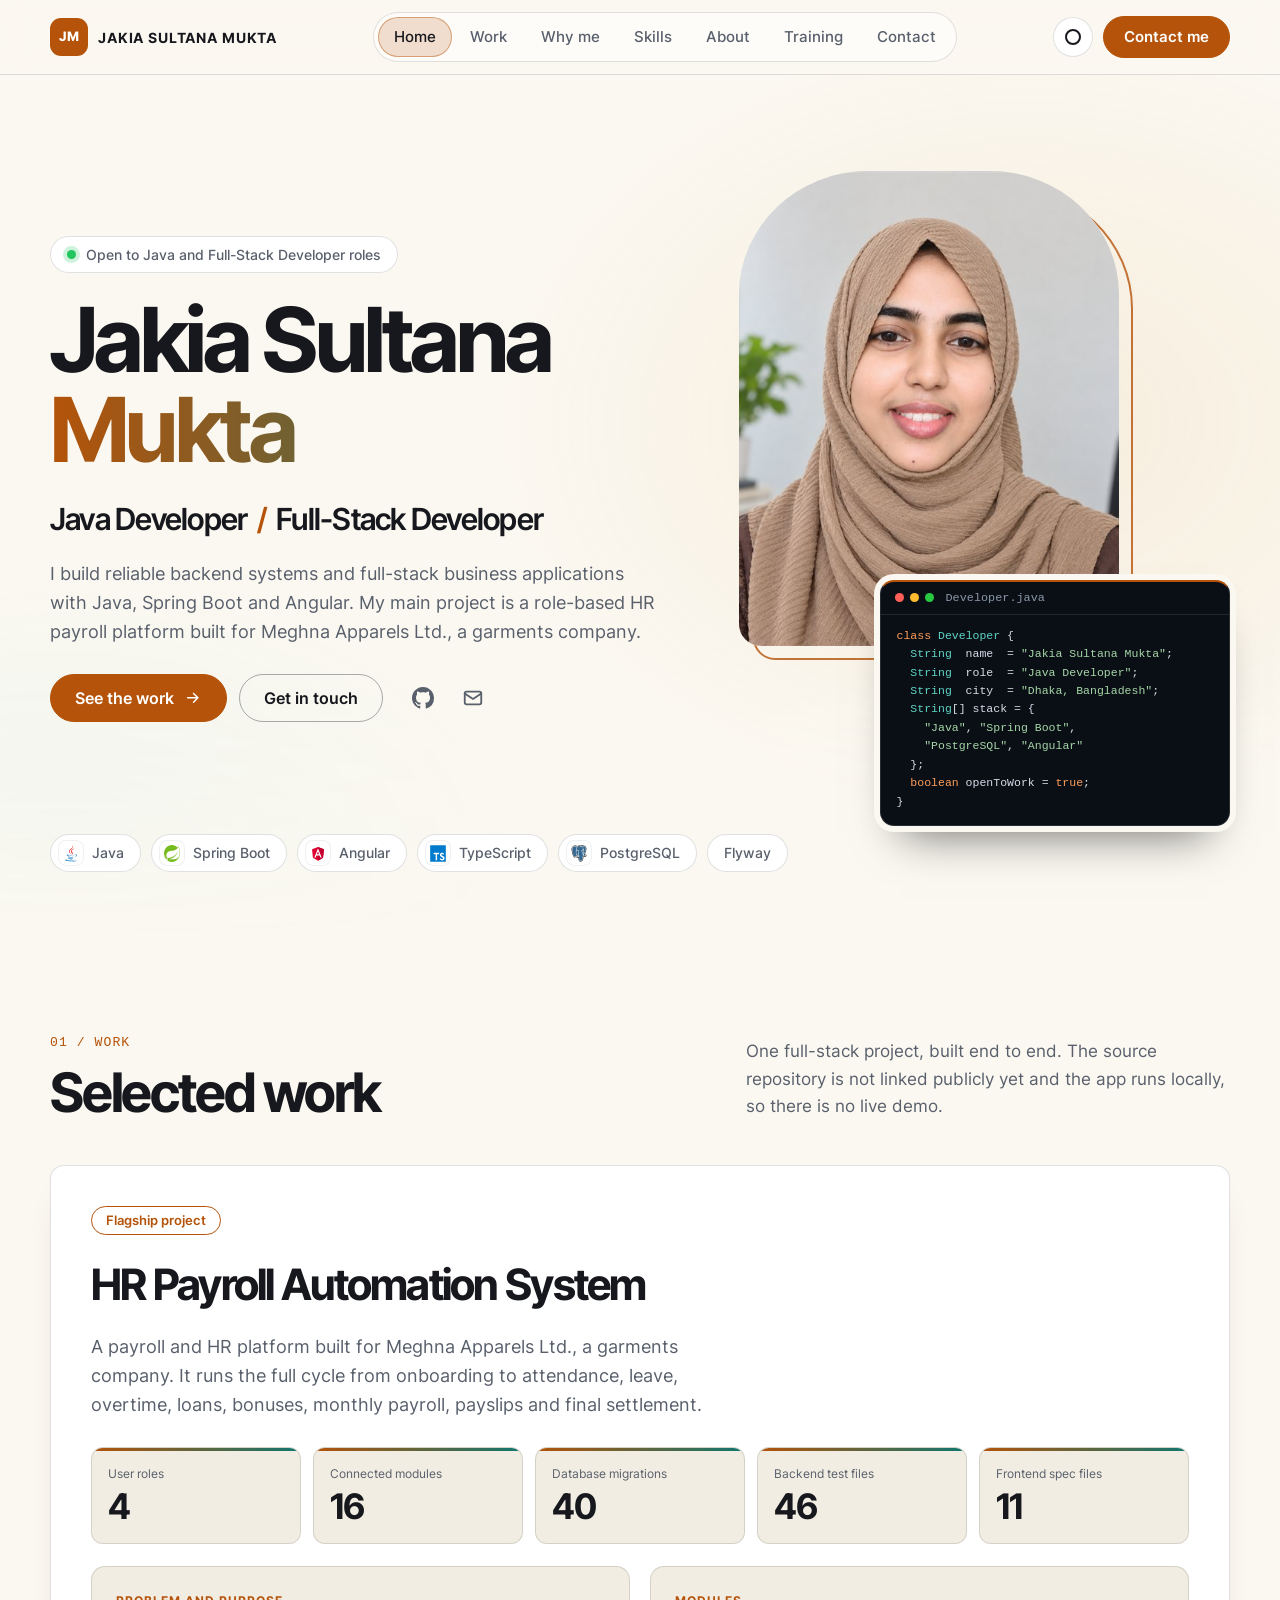
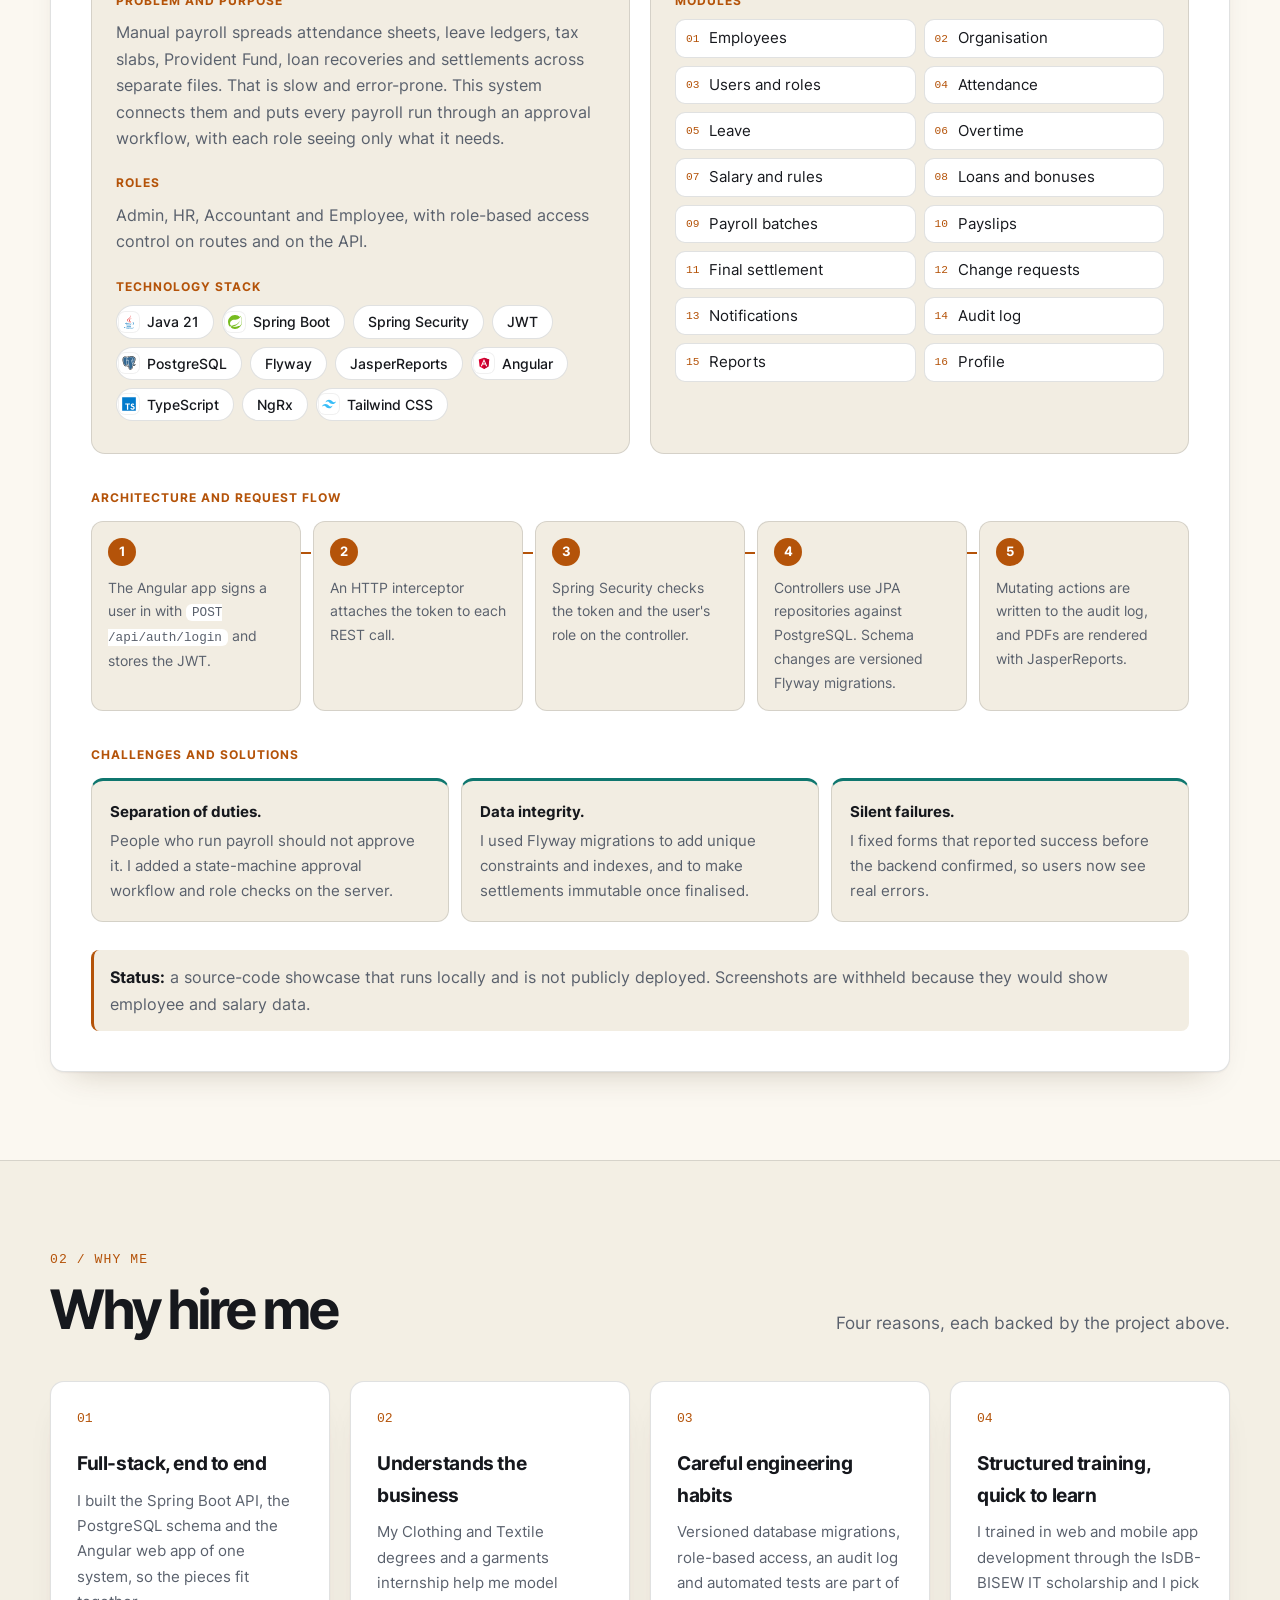
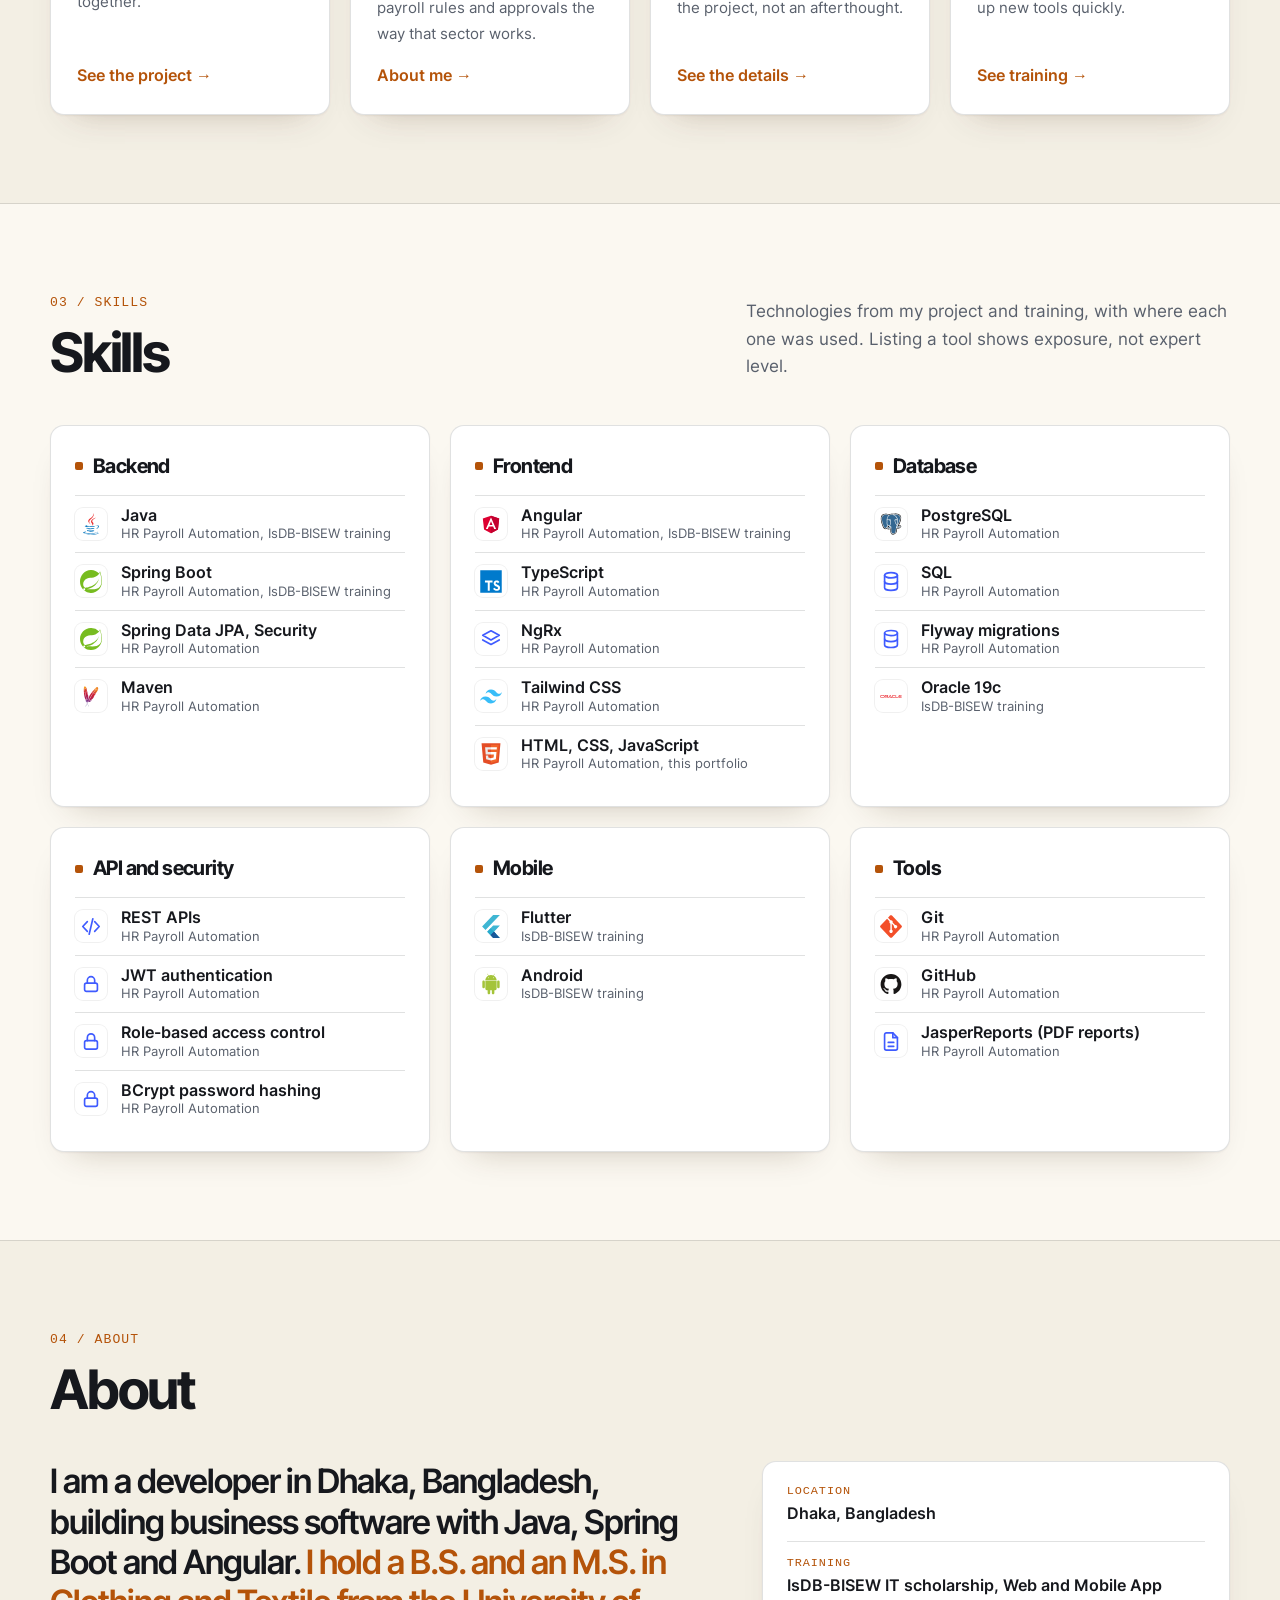
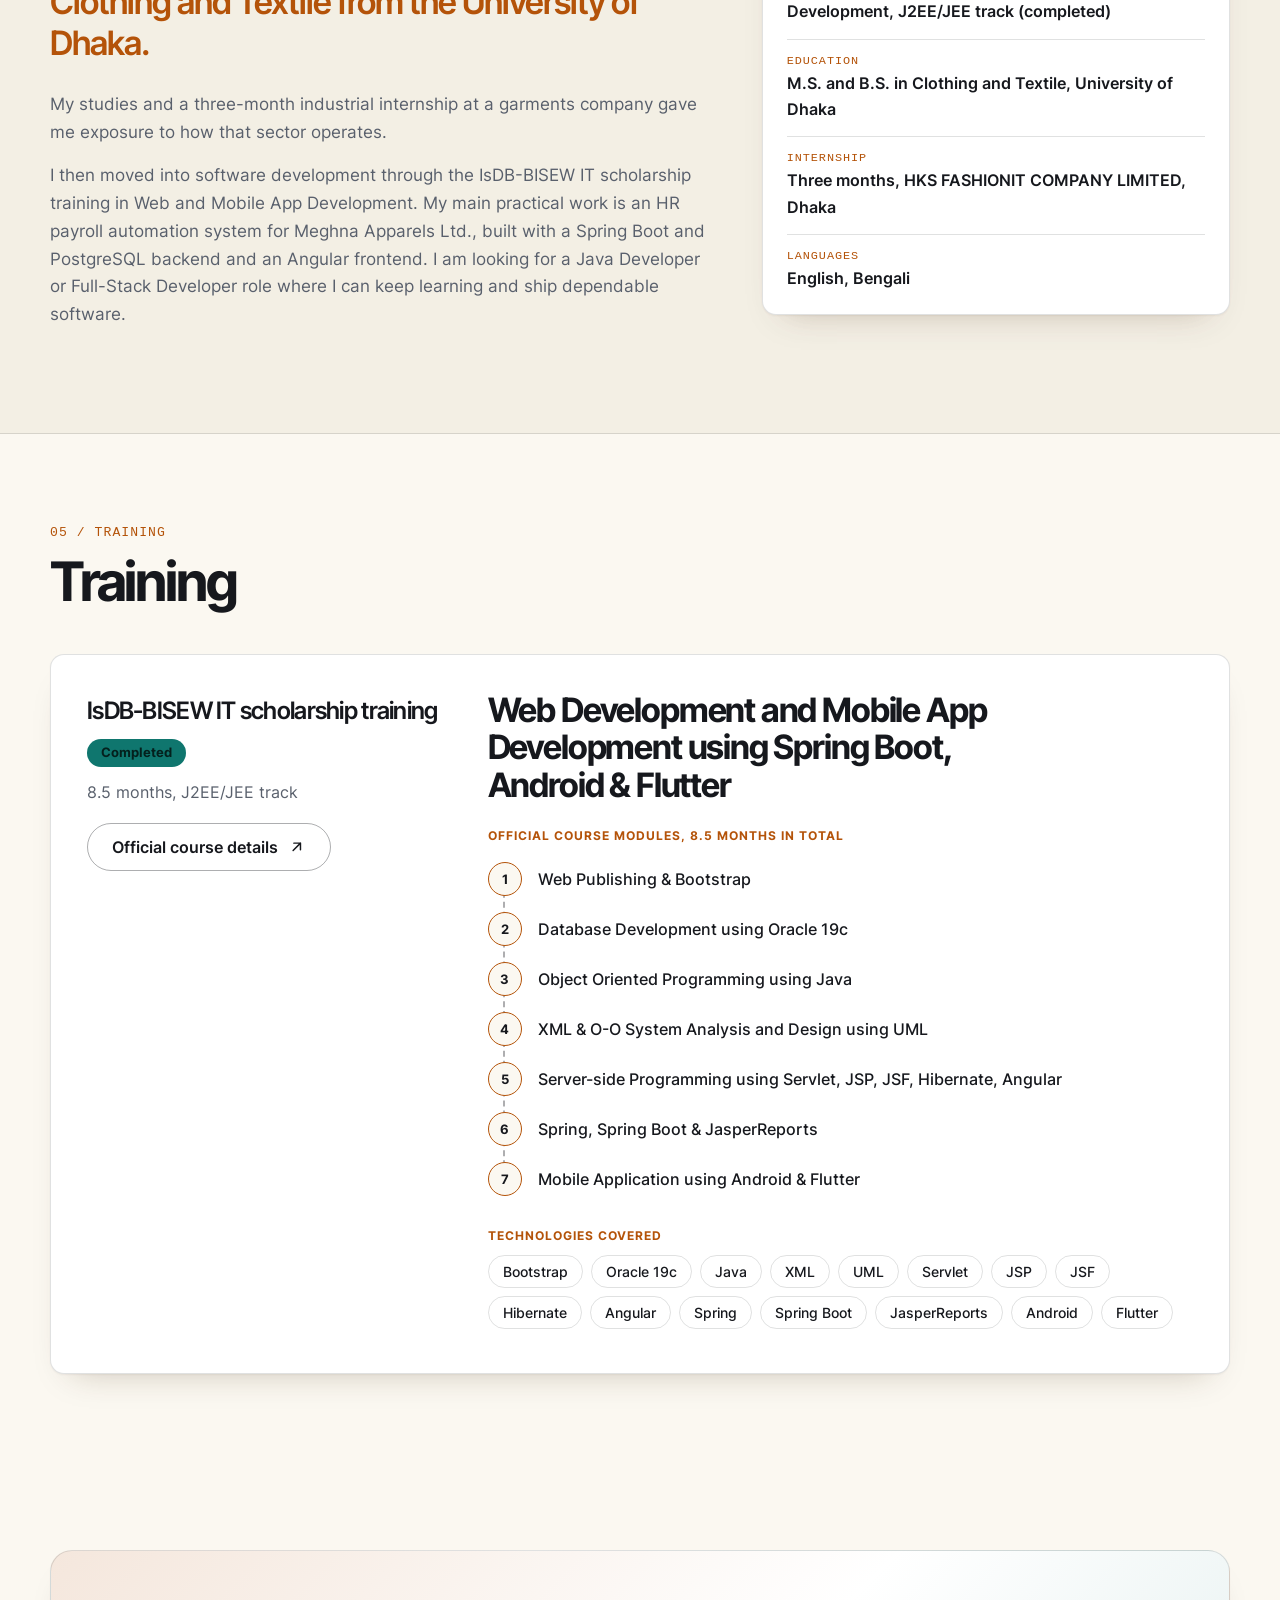
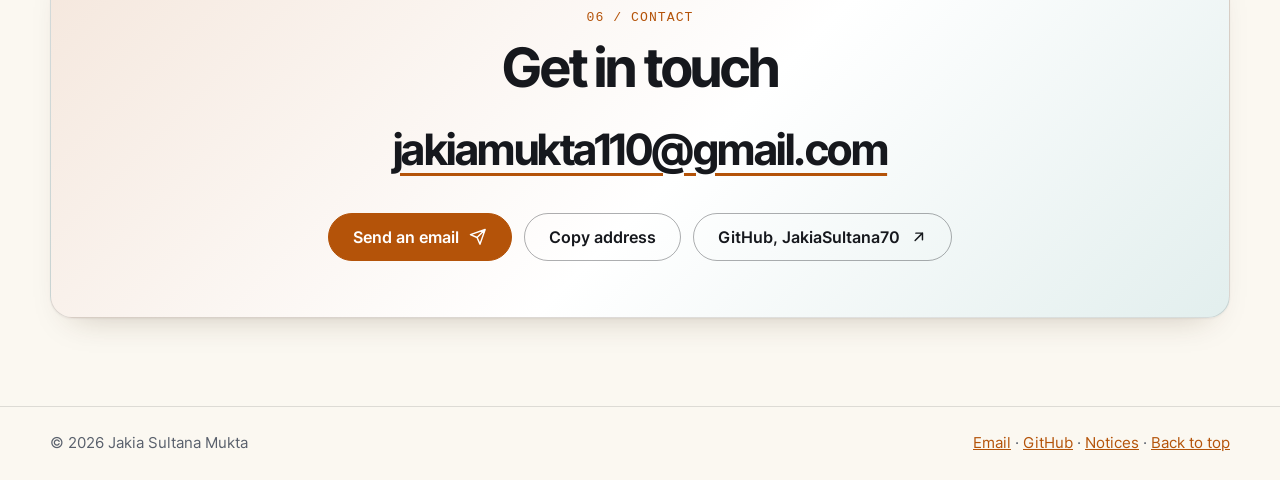
<file: index.html>
<!doctype html>
<html lang="en">
<head>
<meta charset="utf-8">
<meta name="viewport" content="width=device-width, initial-scale=1">
<title>Jakia Sultana Mukta | Java &amp; Full-Stack Developer</title>
<meta name="description" content="Portfolio of Jakia Sultana Mukta, a Java and Full-Stack developer in Dhaka, Bangladesh. Spring Boot, Angular, PostgreSQL and a full HR payroll automation project.">
<meta name="theme-color" content="#0b1016">
<link rel="icon" href="favicon.svg" type="image/svg+xml">
<meta property="og:type" content="website">
<meta property="og:title" content="Jakia Sultana Mukta | Java &amp; Full-Stack Developer">
<meta property="og:description" content="Java backend and full-stack business applications: Spring Boot, Angular, PostgreSQL.">
<meta property="og:image" content="https://jakiasultana70.github.io/portfolio/assets/images/og-card.png">
<meta property="og:image:width" content="1200">
<meta property="og:image:height" content="630">
<meta property="og:image:alt" content="Jakia Sultana Mukta, Java Developer and Full-Stack Developer, Dhaka, Bangladesh">
<meta name="twitter:card" content="summary_large_image">
<script>
try{var t=localStorage.getItem('theme');if(t==='light'||t==='dark')document.documentElement.setAttribute('data-theme',t)}catch(e){}
document.documentElement.classList.add('js');
</script>
<link rel="preload" href="assets/fonts/inter-latin-wght-normal.woff2" as="font" type="font/woff2" crossorigin>
<link rel="stylesheet" href="styles.css">
</head>
<body>
<a class="skip" href="#main">Skip to content</a>

<header class="site-header">
  <div class="bar container">
    <a class="brand" href="#home" aria-label="Jakia Sultana Mukta, home">
      <span class="logo" aria-hidden="true">JM</span><span class="brand-name">Jakia Sultana Mukta</span>
    </a>
    <nav class="pill" aria-label="Primary">
      <button class="menu-btn" id="menuBtn" aria-expanded="false" aria-controls="navList">Menu</button>
      <ul class="nav-list" id="navList">
        <li><a href="#home">Home</a></li>
        <li><a href="#projects">Work</a></li>
        <li><a href="#why">Why me</a></li>
        <li><a href="#skills">Skills</a></li>
        <li><a href="#about">About</a></li>
        <li><a href="#training">Training</a></li>
        <li><a href="#contact">Contact</a></li>
      </ul>
    </nav>
    <div class="bar-actions">
      <button class="theme-btn" id="themeBtn" type="button" aria-label="Switch to light theme" aria-pressed="true">
        <span class="theme-ico" aria-hidden="true"></span>
      </button>
      <a class="btn solid small" href="#contact">Contact me</a>
    </div>
  </div>
</header>

<main id="main">
<section id="home" class="hero">
  <div class="container hero-grid">
    <div class="hero-text">
      <p class="avail"><span class="dot" aria-hidden="true"></span>Open to Java and Full-Stack Developer roles</p>
      <h1>Jakia Sultana <span>Mukta</span></h1>
      <p class="role">Java Developer <i aria-hidden="true">/</i> Full-Stack Developer</p>
      <p class="lead">I build reliable backend systems and full-stack business applications with Java, Spring Boot and Angular. My main project is a role-based HR payroll platform built for Meghna Apparels Ltd., a garments company.</p>
      <div class="cta">
        <a class="btn solid" href="#projects">See the work <svg class="ico arrow" viewBox="0 0 24 24" fill="none" stroke="currentColor" stroke-width="2" stroke-linecap="round" stroke-linejoin="round" aria-hidden="true" focusable="false"><path d="M5 12h14M13 6l6 6-6 6"/></svg></a>
        <a class="btn" href="#contact">Get in touch</a>
        <ul class="socials" aria-label="Social links">
          <li><a href="https://github.com/JakiaSultana70" target="_blank" rel="noopener noreferrer" aria-label="Visit my GitHub profile (opens in a new tab)"><svg viewBox="0 0 16 16" aria-hidden="true" focusable="false"><path fill="currentColor" d="M8 0C3.58 0 0 3.58 0 8c0 3.54 2.29 6.53 5.47 7.59.4.07.55-.17.55-.38 0-.19-.01-.82-.01-1.49-2.01.37-2.53-.49-2.69-.94-.09-.23-.48-.94-.82-1.13-.28-.15-.68-.52-.01-.53.63-.01 1.08.58 1.23.82.72 1.21 1.87.87 2.33.66.07-.52.28-.87.51-1.07-1.78-.2-3.64-.89-3.64-3.95 0-.87.31-1.59.82-2.15-.08-.2-.36-1.02.08-2.12 0 0 .67-.21 2.2.82.64-.18 1.32-.27 2-.27.68 0 1.36.09 2 .27 1.53-1.04 2.2-.82 2.2-.82.44 1.1.16 1.92.08 2.12.51.56.82 1.27.82 2.15 0 3.07-1.87 3.75-3.65 3.95.29.25.54.73.54 1.48 0 1.07-.01 1.93-.01 2.2 0 .21.15.46.55.38A8.01 8.01 0 0 0 16 8c0-4.42-3.58-8-8-8z"/></svg></a></li>
          <li><a href="mailto:jakiamukta110@gmail.com" aria-label="Email Jakia"><svg class="ico" viewBox="0 0 24 24" fill="none" stroke="currentColor" stroke-width="2" stroke-linecap="round" stroke-linejoin="round" aria-hidden="true" focusable="false"><rect x="3" y="5" width="18" height="14" rx="2"/><path d="M3 7l9 6 9-6"/></svg></a></li>
        </ul>
      </div>
    </div>

    <div class="hero-visual">
      <div class="photo-wrap">
        <img id="profileImg" class="photo" src="assets/images/profile.jpg" width="320" height="320" alt="Portrait of Jakia Sultana Mukta" fetchpriority="high">
        <div id="profileFallback" class="photo photo-fallback" role="img" aria-label="Initials JM" hidden>JM</div>
      </div>
      <figure class="code-card" aria-label="Profile summary written as a Java class">
        <figcaption><span class="lights" aria-hidden="true"><i></i><i></i><i></i></span>Developer.java</figcaption>
<pre><code><span class="k">class</span> <span class="t">Developer</span> {
  <span class="t">String</span>  name  = <span class="s">"Jakia Sultana Mukta"</span>;
  <span class="t">String</span>  role  = <span class="s">"Java Developer"</span>;
  <span class="t">String</span>  city  = <span class="s">"Dhaka, Bangladesh"</span>;
  <span class="t">String</span>[] stack = {
    <span class="s">"Java"</span>, <span class="s">"Spring Boot"</span>,
    <span class="s">"PostgreSQL"</span>, <span class="s">"Angular"</span>
  };
  <span class="k">boolean</span> openToWork = <span class="k">true</span>;
}</code></pre>
      </figure>
    </div>
  </div>

  <div class="container">
    <ul class="chips" aria-label="Main technologies">
      <li><a href="#skills"><span class="tile"><img src="assets/icons/java.svg" width="20" height="20" alt=""></span>Java</a></li><li><a href="#skills"><span class="tile"><img src="assets/icons/spring.svg" width="20" height="20" alt=""></span>Spring Boot</a></li><li><a href="#skills"><span class="tile"><img src="assets/icons/angular.svg" width="20" height="20" alt=""></span>Angular</a></li><li><a href="#skills"><span class="tile"><img src="assets/icons/typescript.svg" width="20" height="20" alt=""></span>TypeScript</a></li><li><a href="#skills"><span class="tile"><img src="assets/icons/postgresql.svg" width="20" height="20" alt=""></span>PostgreSQL</a></li><li><a href="#skills">Flyway</a></li>
    </ul>
  </div>
</section>

<section id="projects" class="section">
  <div class="container">
    <div class="head"><div><p class="eyebrow">01 / Work</p><h2>Selected work</h2></div><p class="sub">One full-stack project, built end to end. The source repository is not linked publicly yet and the app runs locally, so there is no live demo.</p></div>
    <article class="project reveal">
      <header class="project-head">
        <p class="badge">Flagship project</p>
        <h3>HR Payroll Automation System</h3>
        <p class="lead">A payroll and HR platform built for Meghna Apparels Ltd., a garments company. It runs the full cycle from onboarding to attendance, leave, overtime, loans, bonuses, monthly payroll, payslips and final settlement.</p>
      </header>

      <dl class="stats">
        <div><dt>User roles</dt><dd>4</dd></div>
        <div><dt>Connected modules</dt><dd>16</dd></div>
        <div><dt>Database migrations</dt><dd>40</dd></div>
        <div><dt>Backend test files</dt><dd>46</dd></div>
        <div><dt>Frontend spec files</dt><dd>11</dd></div>
      </dl>

      <div class="grid cols-2">
        <div class="panel">
          <h4>Problem and purpose</h4>
          <p>Manual payroll spreads attendance sheets, leave ledgers, tax slabs, Provident Fund, loan recoveries and settlements across separate files. That is slow and error-prone. This system connects them and puts every payroll run through an approval workflow, with each role seeing only what it needs.</p>
          <h4>Roles</h4>
          <p>Admin, HR, Accountant and Employee, with role-based access control on routes and on the API.</p>
          <h4>Technology stack</h4>
          <ul class="tags"><li><span class="tile"><img src="assets/icons/java.svg" width="20" height="20" alt=""></span>Java 21</li><li><span class="tile"><img src="assets/icons/spring.svg" width="20" height="20" alt=""></span>Spring Boot</li><li>Spring Security</li><li>JWT</li><li><span class="tile"><img src="assets/icons/postgresql.svg" width="20" height="20" alt=""></span>PostgreSQL</li><li>Flyway</li><li>JasperReports</li><li><span class="tile"><img src="assets/icons/angular.svg" width="20" height="20" alt=""></span>Angular</li><li><span class="tile"><img src="assets/icons/typescript.svg" width="20" height="20" alt=""></span>TypeScript</li><li>NgRx</li><li><span class="tile"><img src="assets/icons/tailwindcss.svg" width="20" height="20" alt=""></span>Tailwind CSS</li></ul>
        </div>
        <div class="panel">
          <h4>Modules</h4>
          <ol class="modules">
            <li>Employees</li><li>Organisation</li><li>Users and roles</li><li>Attendance</li><li>Leave</li><li>Overtime</li><li>Salary and rules</li><li>Loans and bonuses</li><li>Payroll batches</li><li>Payslips</li><li>Final settlement</li><li>Change requests</li><li>Notifications</li><li>Audit log</li><li>Reports</li><li>Profile</li>
          </ol>
        </div>
      </div>

      <h4 class="block-title">Architecture and request flow</h4>
      <ol class="flow">
        <li>The Angular app signs a user in with <code>POST /api/auth/login</code> and stores the JWT.</li>
        <li>An HTTP interceptor attaches the token to each REST call.</li>
        <li>Spring Security checks the token and the user's role on the controller.</li>
        <li>Controllers use JPA repositories against PostgreSQL. Schema changes are versioned Flyway migrations.</li>
        <li>Mutating actions are written to the audit log, and PDFs are rendered with JasperReports.</li>
      </ol>

      <h4 class="block-title">Challenges and solutions</h4>
      <ul class="challenges">
        <li><strong>Separation of duties.</strong> People who run payroll should not approve it. I added a state-machine approval workflow and role checks on the server.</li>
        <li><strong>Data integrity.</strong> I used Flyway migrations to add unique constraints and indexes, and to make settlements immutable once finalised.</li>
        <li><strong>Silent failures.</strong> I fixed forms that reported success before the backend confirmed, so users now see real errors.</li>
      </ul>

      <p class="status"><strong>Status:</strong> a source-code showcase that runs locally and is not publicly deployed. Screenshots are withheld because they would show employee and salary data.</p>
    </article>
  </div>
</section>

<section id="why" class="section alt">
  <div class="container">
    <div class="head"><div><p class="eyebrow">02 / Why me</p><h2>Why hire me</h2></div><p class="sub">Four reasons, each backed by the project above.</p></div>
    <div class="grid cols-4">
      <article class="card reveal"><span class="num" aria-hidden="true">01</span><h3>Full-stack, end to end</h3><p>I built the Spring Boot API, the PostgreSQL schema and the Angular web app of one system, so the pieces fit together.</p><a class="more" href="#projects">See the project</a></article>
      <article class="card reveal"><span class="num" aria-hidden="true">02</span><h3>Understands the business</h3><p>My Clothing and Textile degrees and a garments internship help me model payroll rules and approvals the way that sector works.</p><a class="more" href="#about">About me</a></article>
      <article class="card reveal"><span class="num" aria-hidden="true">03</span><h3>Careful engineering habits</h3><p>Versioned database migrations, role-based access, an audit log and automated tests are part of the project, not an afterthought.</p><a class="more" href="#projects">See the details</a></article>
      <article class="card reveal"><span class="num" aria-hidden="true">04</span><h3>Structured training, quick to learn</h3><p>I trained in web and mobile app development through the IsDB-BISEW IT scholarship and I pick up new tools quickly.</p><a class="more" href="#training">See training</a></article>
    </div>
  </div>
</section>

<section id="skills" class="section">
  <div class="container">
    <div class="head"><div><p class="eyebrow">03 / Skills</p><h2>Skills</h2></div><p class="sub">Technologies from my project and training, with where each one was used. Listing a tool shows exposure, not expert level.</p></div>
    <div class="skill-list">
      <div class="skill-group reveal"><h3>Backend</h3><ul>
        <li><span class="tile"><img src="assets/icons/java.svg" width="20" height="20" alt=""></span><span class="name">Java</span><em>HR Payroll Automation, IsDB-BISEW training</em></li>
        <li><span class="tile"><img src="assets/icons/spring.svg" width="20" height="20" alt=""></span><span class="name">Spring Boot</span><em>HR Payroll Automation, IsDB-BISEW training</em></li>
        <li><span class="tile"><img src="assets/icons/spring.svg" width="20" height="20" alt=""></span><span class="name">Spring Data JPA, Security</span><em>HR Payroll Automation</em></li>
        <li><span class="tile"><img src="assets/icons/maven.svg" width="20" height="20" alt=""></span><span class="name">Maven</span><em>HR Payroll Automation</em></li>
      </ul></div>
      <div class="skill-group reveal"><h3>Frontend</h3><ul>
        <li><span class="tile"><img src="assets/icons/angular.svg" width="20" height="20" alt=""></span><span class="name">Angular</span><em>HR Payroll Automation, IsDB-BISEW training</em></li>
        <li><span class="tile"><img src="assets/icons/typescript.svg" width="20" height="20" alt=""></span><span class="name">TypeScript</span><em>HR Payroll Automation</em></li>
        <li><span class="tile"><img src="assets/icons/layers.svg" width="20" height="20" alt=""></span><span class="name">NgRx</span><em>HR Payroll Automation</em></li>
        <li><span class="tile"><img src="assets/icons/tailwindcss.svg" width="20" height="20" alt=""></span><span class="name">Tailwind CSS</span><em>HR Payroll Automation</em></li>
        <li><span class="tile"><img src="assets/icons/html5.svg" width="20" height="20" alt=""></span><span class="name">HTML, CSS, JavaScript</span><em>HR Payroll Automation, this portfolio</em></li>
      </ul></div>
      <div class="skill-group reveal"><h3>Database</h3><ul>
        <li><span class="tile"><img src="assets/icons/postgresql.svg" width="20" height="20" alt=""></span><span class="name">PostgreSQL</span><em>HR Payroll Automation</em></li>
        <li><span class="tile"><img src="assets/icons/database.svg" width="20" height="20" alt=""></span><span class="name">SQL</span><em>HR Payroll Automation</em></li>
        <li><span class="tile"><img src="assets/icons/database.svg" width="20" height="20" alt=""></span><span class="name">Flyway migrations</span><em>HR Payroll Automation</em></li>
        <li><span class="tile"><img src="assets/icons/oracle.svg" width="20" height="20" alt=""></span><span class="name">Oracle 19c</span><em>IsDB-BISEW training</em></li>
      </ul></div>
      <div class="skill-group reveal"><h3>API and security</h3><ul>
        <li><span class="tile"><img src="assets/icons/api.svg" width="20" height="20" alt=""></span><span class="name">REST APIs</span><em>HR Payroll Automation</em></li>
        <li><span class="tile"><img src="assets/icons/lock.svg" width="20" height="20" alt=""></span><span class="name">JWT authentication</span><em>HR Payroll Automation</em></li>
        <li><span class="tile"><img src="assets/icons/lock.svg" width="20" height="20" alt=""></span><span class="name">Role-based access control</span><em>HR Payroll Automation</em></li>
        <li><span class="tile"><img src="assets/icons/lock.svg" width="20" height="20" alt=""></span><span class="name">BCrypt password hashing</span><em>HR Payroll Automation</em></li>
      </ul></div>
      <div class="skill-group reveal"><h3>Mobile</h3><ul>
        <li><span class="tile"><img src="assets/icons/flutter.svg" width="20" height="20" alt=""></span><span class="name">Flutter</span><em>IsDB-BISEW training</em></li>
        <li><span class="tile"><img src="assets/icons/android.svg" width="20" height="20" alt=""></span><span class="name">Android</span><em>IsDB-BISEW training</em></li>
      </ul></div>
      <div class="skill-group reveal"><h3>Tools</h3><ul>
        <li><span class="tile"><img src="assets/icons/git.svg" width="20" height="20" alt=""></span><span class="name">Git</span><em>HR Payroll Automation</em></li>
        <li><span class="tile"><img src="assets/icons/github.svg" width="20" height="20" alt=""></span><span class="name">GitHub</span><em>HR Payroll Automation</em></li>
        <li><span class="tile"><img src="assets/icons/report.svg" width="20" height="20" alt=""></span><span class="name">JasperReports (PDF reports)</span><em>HR Payroll Automation</em></li>
      </ul></div>
    </div>
  </div>
</section>

<section id="about" class="section alt">
  <div class="container">
    <div class="head"><div><p class="eyebrow">04 / About</p><h2>About</h2></div></div>
    <div class="about-grid">
      <div class="prose">
        <p class="about-lead">I am a developer in Dhaka, Bangladesh, building business software with Java, Spring Boot and Angular. <span>I hold a B.S. and an M.S. in Clothing and Textile from the University of Dhaka.</span></p>
        <p>My studies and a three-month industrial internship at a garments company gave me exposure to how that sector operates.</p>
        <p>I then moved into software development through the IsDB-BISEW IT scholarship training in Web and Mobile App Development. My main practical work is an HR payroll automation system for Meghna Apparels Ltd., built with a Spring Boot and PostgreSQL backend and an Angular frontend. I am looking for a Java Developer or Full-Stack Developer role where I can keep learning and ship dependable software.</p>
      </div>
      <dl class="meta-list reveal">
        <div><dt>Location</dt><dd>Dhaka, Bangladesh</dd></div>
        <div><dt>Training</dt><dd>IsDB-BISEW IT scholarship, Web and Mobile App Development, J2EE/JEE track (completed)</dd></div>
        <div><dt>Education</dt><dd>M.S. and B.S. in Clothing and Textile, University of Dhaka</dd></div>
        <div><dt>Internship</dt><dd>Three months, HKS FASHIONIT COMPANY LIMITED, Dhaka</dd></div>
        <div><dt>Languages</dt><dd>English, Bengali</dd></div>
      </dl>
    </div>
  </div>
</section>

<section id="training" class="section">
  <div class="container">
    <div class="head"><div><p class="eyebrow">05 / Training</p><h2>Training</h2></div></div>
    <!-- Course title, modules, technologies and 8.5-month duration are from the official IsDB-BISEW course page. The J2EE/JEE track label is from the owner. -->
    <article class="training reveal">
      <div class="training-side">
        <h3>IsDB-BISEW IT scholarship training</h3>
        <p class="status-done">Completed</p>
        <p class="muted">8.5 months, J2EE/JEE track</p>
        <p><a class="btn" href="https://apply.idb-bisew.info/Home/CourseDeatils/1" target="_blank" rel="noopener noreferrer">Official course details <svg class="ico" viewBox="0 0 24 24" fill="none" stroke="currentColor" stroke-width="2" stroke-linecap="round" stroke-linejoin="round" aria-hidden="true" focusable="false"><path d="M7 17L17 7M8 7h9v9"/></svg><span class="sr-only"> (opens in a new tab)</span></a></p>
      </div>
      <div class="training-main">
        <p class="training-title">Web Development and Mobile App Development using Spring Boot, Android &amp; Flutter</p>
        <h4>Official course modules, 8.5 months in total</h4>
        <ol class="steps">
          <li>Web Publishing &amp; Bootstrap</li>
          <li>Database Development using Oracle 19c</li>
          <li>Object Oriented Programming using Java</li>
          <li>XML &amp; O-O System Analysis and Design using UML</li>
          <li>Server-side Programming using Servlet, JSP, JSF, Hibernate, Angular</li>
          <li>Spring, Spring Boot &amp; JasperReports</li>
          <li>Mobile Application using Android &amp; Flutter</li>
        </ol>
        <h4>Technologies covered</h4>
        <ul class="tags">
          <li>Bootstrap</li><li>Oracle 19c</li><li>Java</li><li>XML</li><li>UML</li><li>Servlet</li><li>JSP</li><li>JSF</li><li>Hibernate</li><li>Angular</li><li>Spring</li><li>Spring Boot</li><li>JasperReports</li><li>Android</li><li>Flutter</li>
        </ul>
      </div>
    </article>
  </div>
</section>

<section id="contact" class="section">
  <div class="container">
    <div class="contact-panel reveal">
      <p class="eyebrow">06 / Contact</p>
      <h2>Get in touch</h2>
      <p class="email"><a href="mailto:jakiamukta110@gmail.com">jakiamukta110@gmail.com</a></p>
      <div class="cta">
        <a class="btn solid" href="mailto:jakiamukta110@gmail.com">Send an email <svg class="ico" viewBox="0 0 24 24" fill="none" stroke="currentColor" stroke-width="2" stroke-linecap="round" stroke-linejoin="round" aria-hidden="true" focusable="false"><path d="M22 2L11 13M22 2l-7 20-4-9-9-4z"/></svg></a>
        <button class="btn" type="button" id="copyBtn" data-email="jakiamukta110@gmail.com">Copy address</button>
        <a class="btn" href="https://github.com/JakiaSultana70" target="_blank" rel="noopener noreferrer" aria-label="Visit my GitHub profile (opens in a new tab)">GitHub, JakiaSultana70 <svg class="ico" viewBox="0 0 24 24" fill="none" stroke="currentColor" stroke-width="2" stroke-linecap="round" stroke-linejoin="round" aria-hidden="true" focusable="false"><path d="M7 17L17 7M8 7h9v9"/></svg></a>
      </div>
      <p class="sr-only" id="copyStatus" role="status" aria-live="polite"></p>
    </div>
  </div>
</section>
</main>

<footer class="site-footer">
  <div class="container">
    <p>&copy; <span id="year">2026</span> Jakia Sultana Mukta</p>
    <p><a href="mailto:jakiamukta110@gmail.com">Email</a> &middot; <a href="https://github.com/JakiaSultana70" target="_blank" rel="noopener noreferrer" aria-label="Visit my GitHub profile (opens in a new tab)">GitHub</a> &middot; <a href="THIRD_PARTY_NOTICES.html">Notices</a> &middot; <a href="#home">Back to top</a></p>
  </div>
</footer>
<script src="script.js"></script>
</body>
</html>
</file>
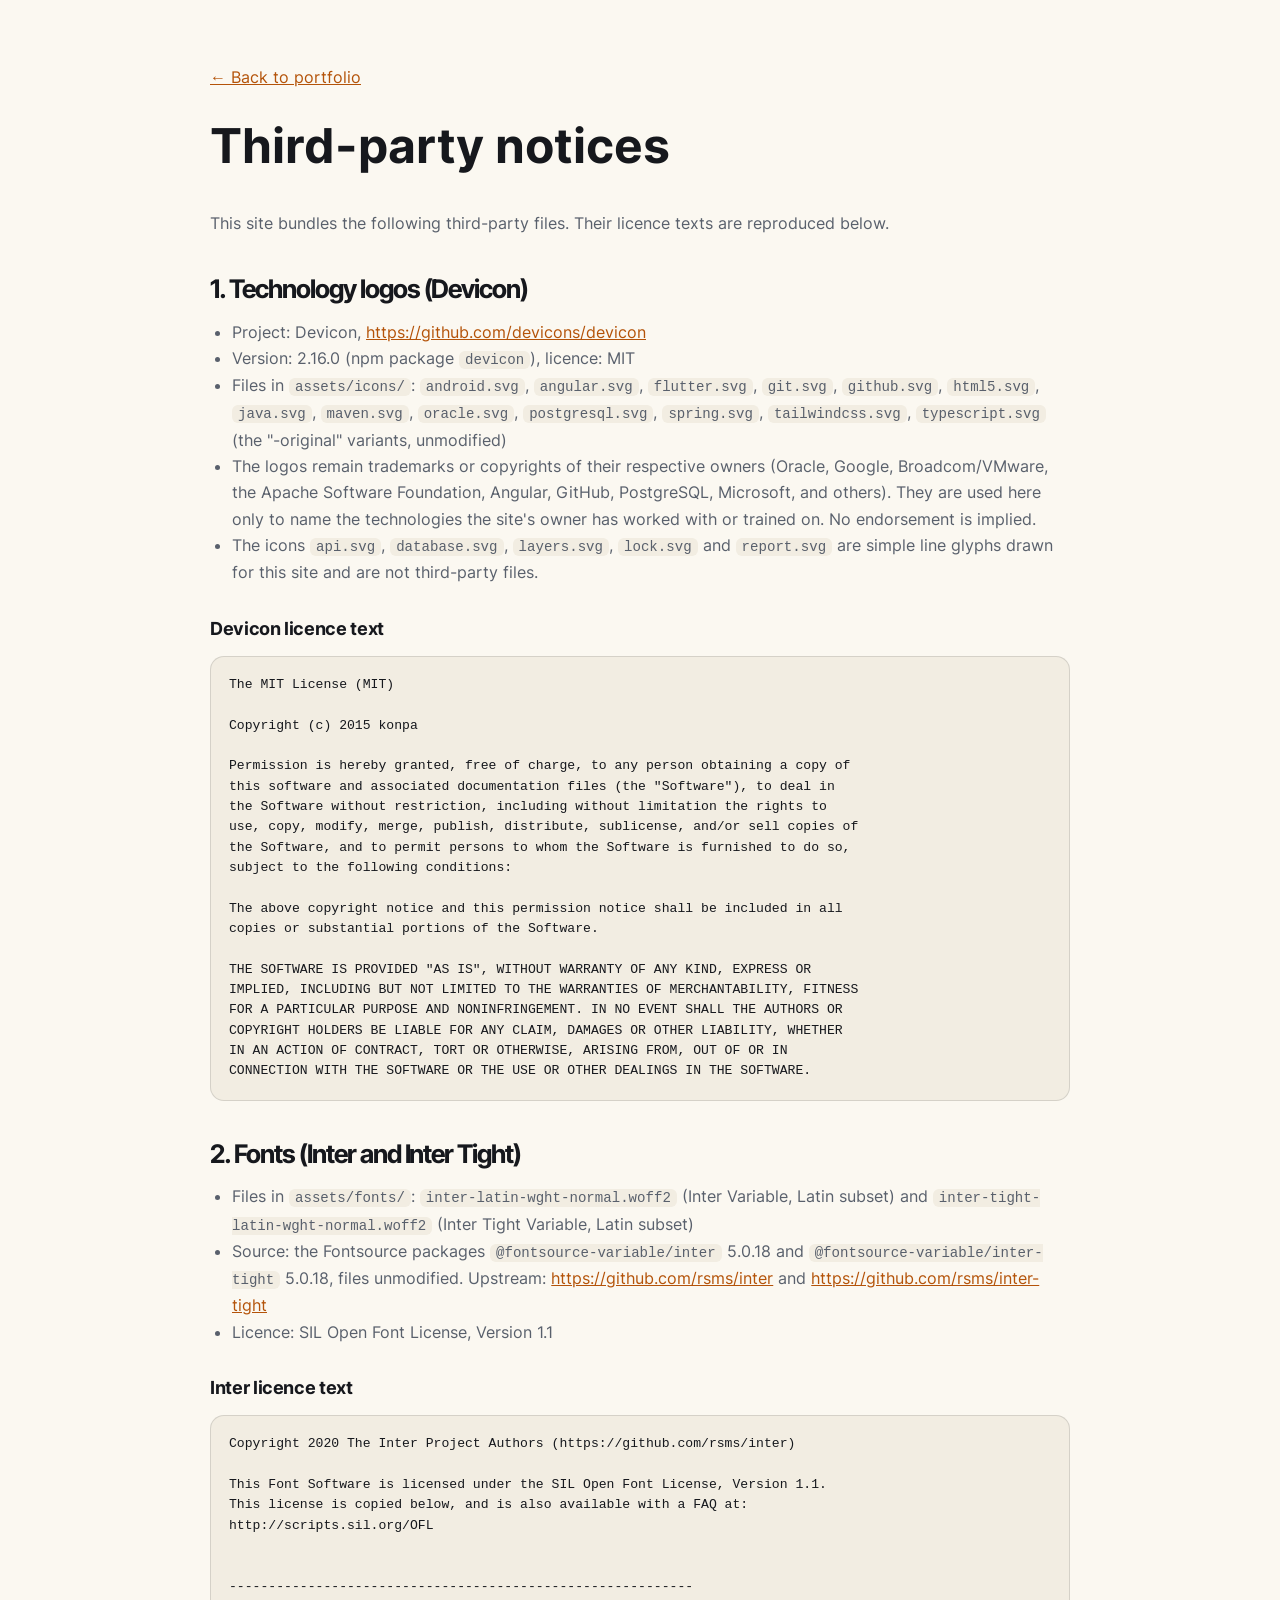
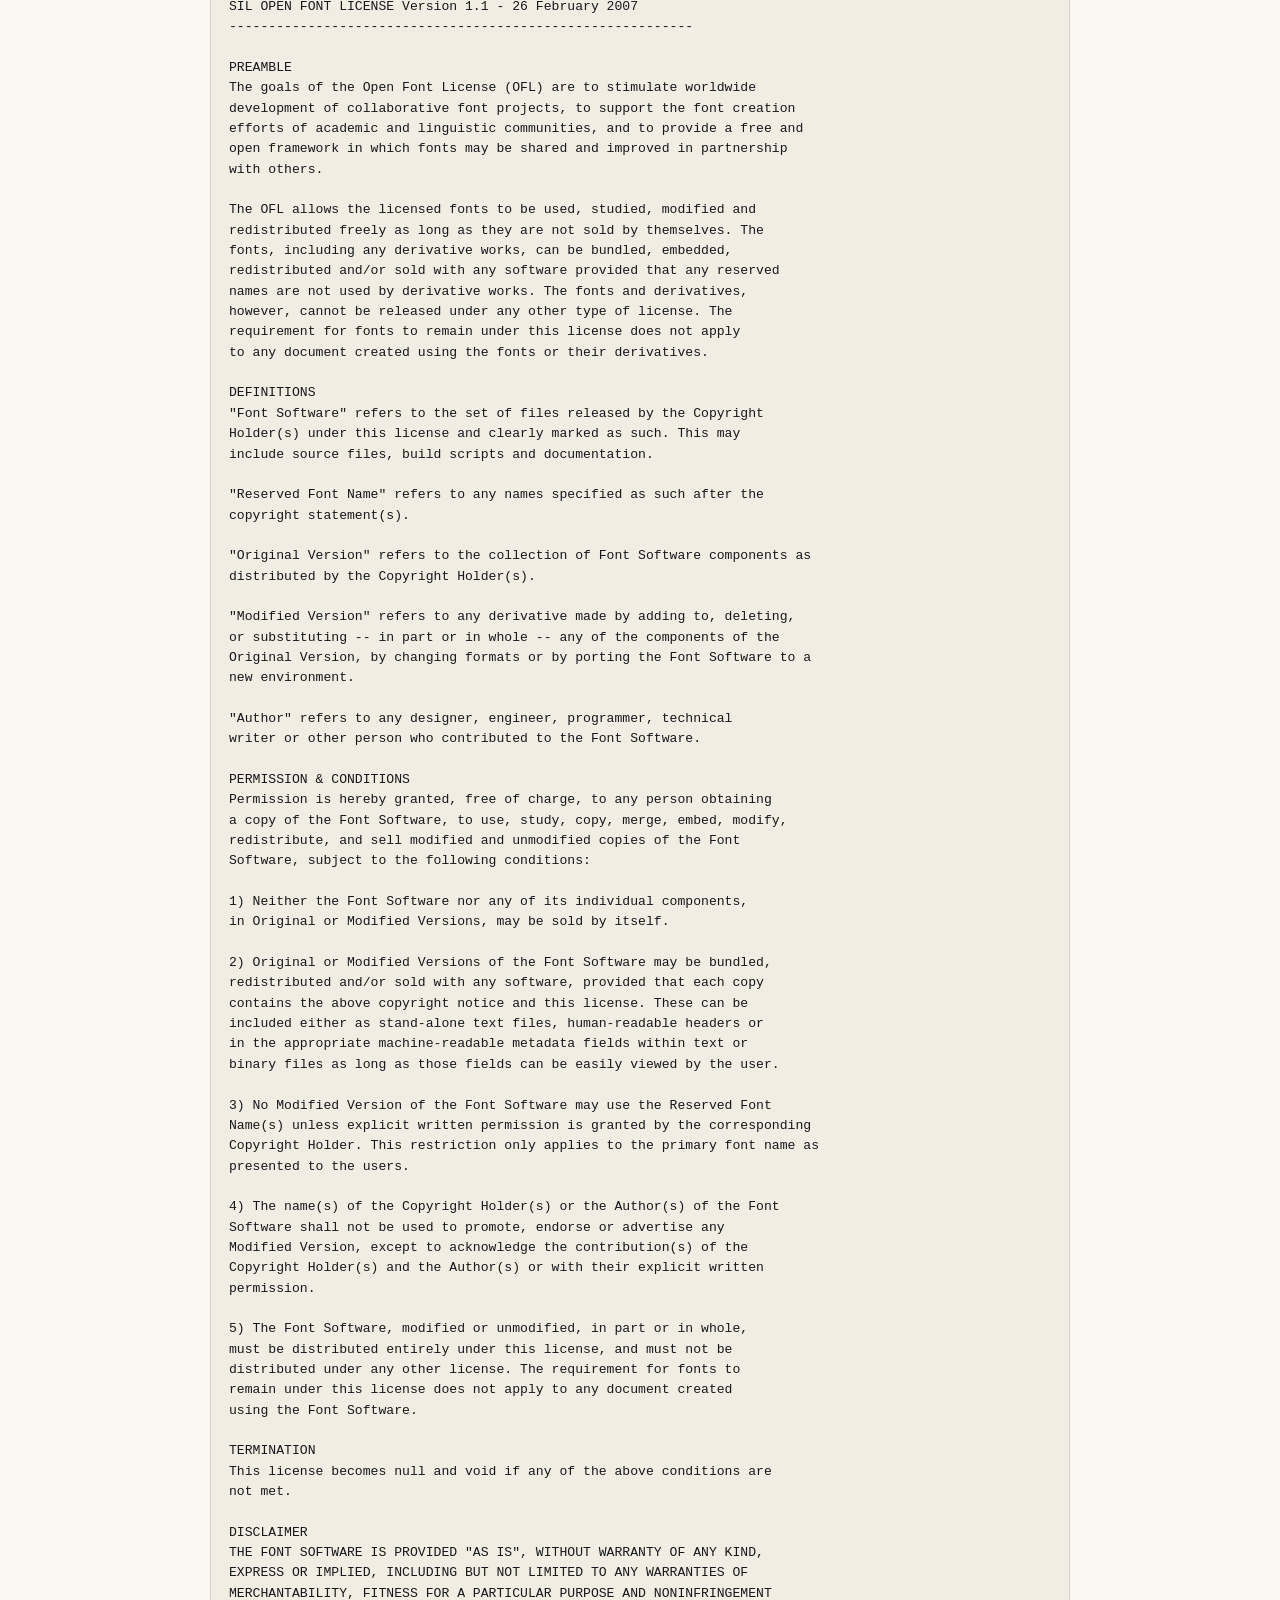
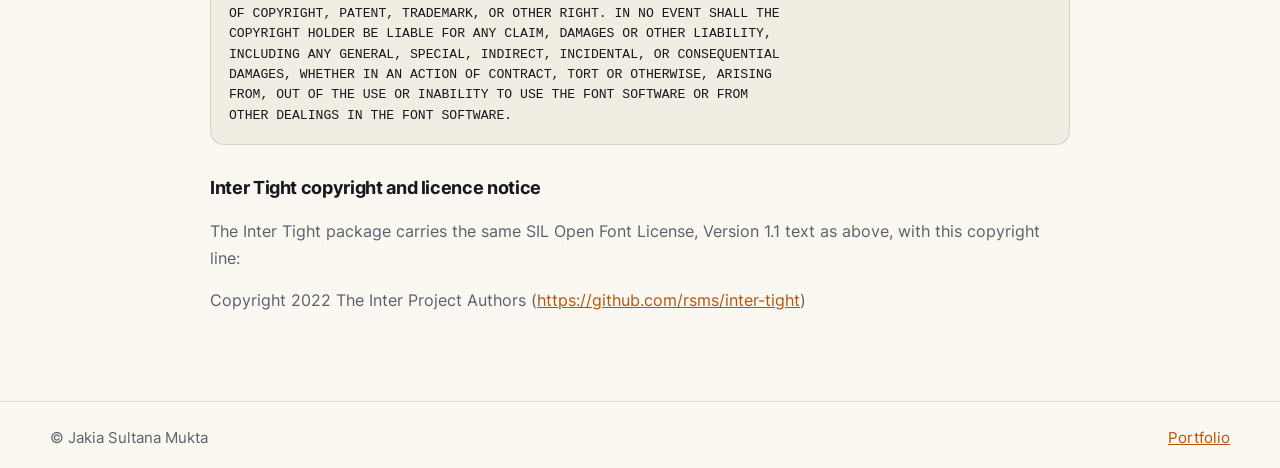
<file: THIRD_PARTY_NOTICES.html>
<!doctype html>
<html lang="en">
<head>
<meta charset="utf-8">
<meta name="viewport" content="width=device-width, initial-scale=1">
<title>Third-party notices | Jakia Sultana Mukta</title>
<meta name="description" content="Licence notices for the icons and fonts used on this portfolio.">
<link rel="icon" href="favicon.svg" type="image/svg+xml">
<script>
try{var t=localStorage.getItem('theme');if(t==='light'||t==='dark')document.documentElement.setAttribute('data-theme',t)}catch(e){}
</script>
<link rel="stylesheet" href="styles.css">
<style>
.notices{padding:48px 0 72px;max-width:860px}
.notices h1{font-size:clamp(2rem,6vw,3rem);margin:0 0 24px}
.notices h2{font-size:1.6rem;margin:40px 0 12px}
.notices h3{font-size:1.1rem;margin:28px 0 10px}
.notices p,.notices li{color:var(--muted)}
.notices ul{padding-left:22px}
.notices pre{white-space:pre-wrap;overflow-wrap:anywhere;font:.82rem/1.55 ui-monospace,Consolas,monospace;background:var(--bg2);border:1px solid var(--line);border-radius:var(--r);padding:18px;color:var(--text)}
</style>
</head>
<body>
<a class="skip" href="#main">Skip to content</a>
<main id="main" class="container notices">
<p><a href="index.html">&larr; Back to portfolio</a></p>
<h1>Third-party notices</h1>
<p>This site bundles the following third-party files. Their licence texts are reproduced below.</p>
<h2>1. Technology logos (Devicon)</h2>
<ul>
<li>Project: Devicon, <a href="https://github.com/devicons/devicon" target="_blank" rel="noopener noreferrer">https://github.com/devicons/devicon</a></li>
<li>Version: 2.16.0 (npm package <code>devicon</code>), licence: MIT</li>
<li>Files in <code>assets/icons/</code>: <code>android.svg</code>, <code>angular.svg</code>, <code>flutter.svg</code>, <code>git.svg</code>, <code>github.svg</code>, <code>html5.svg</code>, <code>java.svg</code>, <code>maven.svg</code>, <code>oracle.svg</code>, <code>postgresql.svg</code>, <code>spring.svg</code>, <code>tailwindcss.svg</code>, <code>typescript.svg</code> (the "-original" variants, unmodified)</li>
<li>The logos remain trademarks or copyrights of their respective owners (Oracle, Google, Broadcom/VMware, the Apache Software Foundation, Angular, GitHub, PostgreSQL, Microsoft, and others). They are used here only to name the technologies the site's owner has worked with or trained on. No endorsement is implied.</li>
<li>The icons <code>api.svg</code>, <code>database.svg</code>, <code>layers.svg</code>, <code>lock.svg</code> and <code>report.svg</code> are simple line glyphs drawn for this site and are not third-party files.</li>
</ul>
<h3>Devicon licence text</h3>
<pre>The MIT License (MIT)

Copyright (c) 2015 konpa

Permission is hereby granted, free of charge, to any person obtaining a copy of
this software and associated documentation files (the "Software"), to deal in
the Software without restriction, including without limitation the rights to
use, copy, modify, merge, publish, distribute, sublicense, and/or sell copies of
the Software, and to permit persons to whom the Software is furnished to do so,
subject to the following conditions:

The above copyright notice and this permission notice shall be included in all
copies or substantial portions of the Software.

THE SOFTWARE IS PROVIDED "AS IS", WITHOUT WARRANTY OF ANY KIND, EXPRESS OR
IMPLIED, INCLUDING BUT NOT LIMITED TO THE WARRANTIES OF MERCHANTABILITY, FITNESS
FOR A PARTICULAR PURPOSE AND NONINFRINGEMENT. IN NO EVENT SHALL THE AUTHORS OR
COPYRIGHT HOLDERS BE LIABLE FOR ANY CLAIM, DAMAGES OR OTHER LIABILITY, WHETHER
IN AN ACTION OF CONTRACT, TORT OR OTHERWISE, ARISING FROM, OUT OF OR IN
CONNECTION WITH THE SOFTWARE OR THE USE OR OTHER DEALINGS IN THE SOFTWARE.</pre>
<h2>2. Fonts (Inter and Inter Tight)</h2>
<ul>
<li>Files in <code>assets/fonts/</code>: <code>inter-latin-wght-normal.woff2</code> (Inter Variable, Latin subset) and <code>inter-tight-latin-wght-normal.woff2</code> (Inter Tight Variable, Latin subset)</li>
<li>Source: the Fontsource packages <code>@fontsource-variable/inter</code> 5.0.18 and <code>@fontsource-variable/inter-tight</code> 5.0.18, files unmodified. Upstream: <a href="https://github.com/rsms/inter" target="_blank" rel="noopener noreferrer">https://github.com/rsms/inter</a> and <a href="https://github.com/rsms/inter-tight" target="_blank" rel="noopener noreferrer">https://github.com/rsms/inter-tight</a></li>
<li>Licence: SIL Open Font License, Version 1.1</li>
</ul>
<h3>Inter licence text</h3>
<pre>Copyright 2020 The Inter Project Authors (https://github.com/rsms/inter)

This Font Software is licensed under the SIL Open Font License, Version 1.1.
This license is copied below, and is also available with a FAQ at:
http://scripts.sil.org/OFL


-----------------------------------------------------------
SIL OPEN FONT LICENSE Version 1.1 - 26 February 2007
-----------------------------------------------------------

PREAMBLE
The goals of the Open Font License (OFL) are to stimulate worldwide
development of collaborative font projects, to support the font creation
efforts of academic and linguistic communities, and to provide a free and
open framework in which fonts may be shared and improved in partnership
with others.

The OFL allows the licensed fonts to be used, studied, modified and
redistributed freely as long as they are not sold by themselves. The
fonts, including any derivative works, can be bundled, embedded,
redistributed and/or sold with any software provided that any reserved
names are not used by derivative works. The fonts and derivatives,
however, cannot be released under any other type of license. The
requirement for fonts to remain under this license does not apply
to any document created using the fonts or their derivatives.

DEFINITIONS
"Font Software" refers to the set of files released by the Copyright
Holder(s) under this license and clearly marked as such. This may
include source files, build scripts and documentation.

"Reserved Font Name" refers to any names specified as such after the
copyright statement(s).

"Original Version" refers to the collection of Font Software components as
distributed by the Copyright Holder(s).

"Modified Version" refers to any derivative made by adding to, deleting,
or substituting -- in part or in whole -- any of the components of the
Original Version, by changing formats or by porting the Font Software to a
new environment.

"Author" refers to any designer, engineer, programmer, technical
writer or other person who contributed to the Font Software.

PERMISSION &amp; CONDITIONS
Permission is hereby granted, free of charge, to any person obtaining
a copy of the Font Software, to use, study, copy, merge, embed, modify,
redistribute, and sell modified and unmodified copies of the Font
Software, subject to the following conditions:

1) Neither the Font Software nor any of its individual components,
in Original or Modified Versions, may be sold by itself.

2) Original or Modified Versions of the Font Software may be bundled,
redistributed and/or sold with any software, provided that each copy
contains the above copyright notice and this license. These can be
included either as stand-alone text files, human-readable headers or
in the appropriate machine-readable metadata fields within text or
binary files as long as those fields can be easily viewed by the user.

3) No Modified Version of the Font Software may use the Reserved Font
Name(s) unless explicit written permission is granted by the corresponding
Copyright Holder. This restriction only applies to the primary font name as
presented to the users.

4) The name(s) of the Copyright Holder(s) or the Author(s) of the Font
Software shall not be used to promote, endorse or advertise any
Modified Version, except to acknowledge the contribution(s) of the
Copyright Holder(s) and the Author(s) or with their explicit written
permission.

5) The Font Software, modified or unmodified, in part or in whole,
must be distributed entirely under this license, and must not be
distributed under any other license. The requirement for fonts to
remain under this license does not apply to any document created
using the Font Software.

TERMINATION
This license becomes null and void if any of the above conditions are
not met.

DISCLAIMER
THE FONT SOFTWARE IS PROVIDED "AS IS", WITHOUT WARRANTY OF ANY KIND,
EXPRESS OR IMPLIED, INCLUDING BUT NOT LIMITED TO ANY WARRANTIES OF
MERCHANTABILITY, FITNESS FOR A PARTICULAR PURPOSE AND NONINFRINGEMENT
OF COPYRIGHT, PATENT, TRADEMARK, OR OTHER RIGHT. IN NO EVENT SHALL THE
COPYRIGHT HOLDER BE LIABLE FOR ANY CLAIM, DAMAGES OR OTHER LIABILITY,
INCLUDING ANY GENERAL, SPECIAL, INDIRECT, INCIDENTAL, OR CONSEQUENTIAL
DAMAGES, WHETHER IN AN ACTION OF CONTRACT, TORT OR OTHERWISE, ARISING
FROM, OUT OF THE USE OR INABILITY TO USE THE FONT SOFTWARE OR FROM
OTHER DEALINGS IN THE FONT SOFTWARE.</pre>
<h3>Inter Tight copyright and licence notice</h3>
<p>The Inter Tight package carries the same SIL Open Font License, Version 1.1 text as above, with this copyright line:</p>
<p>Copyright 2022 The Inter Project Authors (<a href="https://github.com/rsms/inter-tight" target="_blank" rel="noopener noreferrer">https://github.com/rsms/inter-tight</a>)</p>
</main>
<footer class="site-footer">
  <div class="container">
    <p>&copy; Jakia Sultana Mukta</p>
    <p><a href="index.html">Portfolio</a></p>
  </div>
</footer>
</body>
</html>
</file>
<file: styles.css>
@font-face{font-family:"Inter Variable";src:url(assets/fonts/inter-latin-wght-normal.woff2) format("woff2");font-weight:100 900;font-display:swap}
@font-face{font-family:"Inter Tight Variable";src:url(assets/fonts/inter-tight-latin-wght-normal.woff2) format("woff2");font-weight:100 900;font-display:swap}
:root{color-scheme:dark;--bg:#08101a;--bg2:#0e1827;--surface:#142033;--text:#eef1f5;--muted:#a1adbd;--brand:#f5a524;--brand-strong:#f5a524;--on-brand:#1a1100;--accent2:#2dd4bf;--line:rgba(238,241,245,.12);--line-strong:rgba(238,241,245,.3);--card:rgba(255,255,255,.05);--glow1:rgba(245,165,36,.1);--glow2:rgba(45,212,191,.09);--shadow:0 18px 40px -24px rgba(0,0,0,.7);--code-bg:#0a0f16;--r:14px;--ease:cubic-bezier(.22,1,.36,1);--display:"Inter Tight Variable","Inter Variable","Segoe UI",Helvetica,Arial,sans-serif;--body:"Inter Variable","Segoe UI",Helvetica,Arial,sans-serif;--mono:ui-monospace,"Cascadia Code",Consolas,Menlo,monospace}
@media (prefers-color-scheme:light){:root:not([data-theme]){color-scheme:light;--bg:#fbf8f1;--bg2:#f2ede2;--surface:#fff;--text:#16181d;--muted:#59606c;--brand:#b45309;--brand-strong:#b45309;--on-brand:#fff;--accent2:#0f766e;--line:rgba(22,24,29,.13);--line-strong:rgba(22,24,29,.35);--card:#fff;--glow1:rgba(217,160,70,.12);--glow2:rgba(45,212,191,.06);--shadow:0 1px 2px rgba(60,40,10,.06),0 18px 34px -22px rgba(60,40,10,.28)}}
:root[data-theme=light]{color-scheme:light;--bg:#fbf8f1;--bg2:#f2ede2;--surface:#fff;--text:#16181d;--muted:#59606c;--brand:#b45309;--brand-strong:#b45309;--on-brand:#fff;--accent2:#0f766e;--line:rgba(22,24,29,.13);--line-strong:rgba(22,24,29,.35);--card:#fff;--glow1:rgba(217,160,70,.12);--glow2:rgba(45,212,191,.06);--shadow:0 1px 2px rgba(60,40,10,.06),0 18px 34px -22px rgba(60,40,10,.28)}
*{box-sizing:border-box}
html{scroll-behavior:smooth;scroll-padding-top:84px;overflow-x:clip}
body{margin:0;font:16px/1.65 var(--body);color:var(--text);background:var(--bg);-webkit-font-smoothing:antialiased}
.container{width:min(1180px,100% - 32px);margin-inline:auto}
a{color:var(--brand)}
.sr-only{position:absolute;width:1px;height:1px;overflow:hidden;clip:rect(0 0 0 0);white-space:nowrap}
.skip{position:absolute;left:-999px;top:8px;background:var(--text);color:var(--bg);padding:8px 14px;border-radius:8px;z-index:100}
.skip:focus{left:8px}
:focus-visible{outline:3px solid var(--brand);outline-offset:3px}
.ico{width:1.1em;height:1.1em;flex:none}
.eyebrow{font-family:var(--mono);font-size:.82rem;letter-spacing:.08em;text-transform:uppercase;color:var(--brand);margin:0 0 10px}

/* header */
.site-header{position:sticky;top:0;z-index:50;padding:12px 0;background:color-mix(in srgb,var(--bg) 78%,transparent);backdrop-filter:blur(14px);-webkit-backdrop-filter:blur(14px);border-bottom:1px solid var(--line)}
.bar{display:flex;align-items:center;justify-content:space-between;gap:12px}
.brand{display:flex;align-items:center;gap:10px;color:var(--text);text-decoration:none;font-weight:700;letter-spacing:.06em;text-transform:uppercase;font-size:.88rem}
.logo{display:grid;place-items:center;width:38px;height:38px;border-radius:11px;background:var(--brand);color:var(--on-brand);font-size:.82rem;letter-spacing:0;font-weight:800}
.pill{background:color-mix(in srgb,var(--surface) 60%,transparent);border:1px solid var(--line);border-radius:999px;padding:4px}
.nav-list{display:flex;gap:2px;list-style:none;margin:0;padding:0}
.nav-list a{display:block;padding:7px 15px;border-radius:999px;color:var(--muted);text-decoration:none;font-size:.92rem;font-weight:500;border:1px solid transparent;transition:color .2s,background .2s}
.nav-list a:hover{color:var(--text)}
.nav-list a.active{background:color-mix(in srgb,var(--brand) 18%,transparent);border-color:color-mix(in srgb,var(--brand) 45%,transparent);color:var(--text)}
.menu-btn{display:none;font:inherit;background:none;border:0;color:var(--text);padding:7px 16px;border-radius:999px;cursor:pointer}
.bar-actions{display:flex;align-items:center;gap:10px}
.theme-btn{width:40px;height:40px;border-radius:50%;border:1px solid var(--line);background:var(--card);color:var(--text);cursor:pointer;display:grid;place-items:center}
.theme-ico{width:16px;height:16px;border-radius:50%;background:var(--text);box-shadow:inset -5px -3px 0 0 var(--bg)}
:root[data-theme=light] .theme-ico{box-shadow:none;background:transparent;border:2px solid var(--text)}
@media (prefers-color-scheme:light){:root:not([data-theme]) .theme-ico{box-shadow:none;background:transparent;border:2px solid var(--text)}}

/* buttons */
.btn{display:inline-flex;align-items:center;gap:10px;font:inherit;font-weight:600;cursor:pointer;padding:10px 24px;border-radius:999px;border:1.5px solid var(--line-strong);background:transparent;color:var(--text);text-decoration:none;transition:transform .2s var(--ease),border-color .2s,background .2s,box-shadow .2s}
.btn:hover{transform:translateY(-2px);border-color:var(--brand)}
.btn.solid{background:var(--brand);color:var(--on-brand);border-color:var(--brand)}
.btn.solid:hover{box-shadow:0 10px 26px -10px var(--brand)}
.btn .arrow{transition:transform .2s var(--ease)}
.btn:hover .arrow{transform:translateX(3px)}
.btn.small{padding:8px 20px;font-size:.92rem}
.cta{display:flex;flex-wrap:wrap;align-items:center;gap:12px;margin-top:28px}
.socials{display:flex;gap:6px;list-style:none;margin:0 0 0 6px;padding:0}
.socials a{display:grid;place-items:center;width:44px;height:44px;border-radius:50%;color:var(--muted);transition:color .2s,background .2s,transform .2s var(--ease)}
.socials a:hover{color:var(--text);background:var(--card);transform:translateY(-2px)}
.socials svg{width:22px;height:22px}

/* hero */
.hero{padding:56px 0 72px}
.hero-grid{display:grid;grid-template-columns:1.15fr 1fr;gap:48px;align-items:center}
.hero-text{min-width:0}
.hero h1{font-family:var(--display);font-size:clamp(2.9rem,7.6vw,5.6rem);line-height:1;letter-spacing:-.04em;font-weight:700;margin:0 0 20px}
.hero h1 span{display:block;background:linear-gradient(90deg,var(--brand),var(--accent2));-webkit-background-clip:text;background-clip:text;color:transparent}
.avail{display:inline-flex;align-items:center;gap:10px;margin:0 0 22px;padding:6px 16px;border:1px solid var(--line);border-radius:999px;background:var(--card);color:var(--muted);font-size:.9rem;font-weight:500}
.dot{width:9px;height:9px;border-radius:50%;background:#22c55e;box-shadow:0 0 0 4px rgba(34,197,94,.22);animation:pulse 2.4s ease-in-out infinite}
@keyframes pulse{50%{box-shadow:0 0 0 7px rgba(34,197,94,.06)}}
.role{font-family:var(--display);font-size:clamp(1.3rem,2.8vw,1.9rem);letter-spacing:-.025em;font-weight:600;margin:0 0 14px}
.role i{font-style:normal;color:var(--brand);margin:0 .15em}
.lead{color:var(--muted);font-size:1.1rem;max-width:56ch;margin:0}
.hero-visual{position:relative;display:grid;justify-items:center;padding:40px 0 180px;min-width:0}
.photo-wrap{position:relative;width:min(380px,82%);margin-right:14%}
.photo-wrap::before{content:"";position:absolute;inset:14px -14px -14px 14px;border:2px solid var(--brand);border-radius:34% 34% 22px 22px / 26% 26% 22px 22px;opacity:.8}
.photo{position:relative;width:100%;height:auto;aspect-ratio:4/5;object-fit:cover;object-position:center 20%;display:block;border-radius:34% 34% 22px 22px / 26% 26% 22px 22px;background:var(--bg2)}
.photo-fallback{display:grid;place-items:center;font-size:5rem;font-weight:700;background:var(--brand);color:var(--on-brand)}
.photo-fallback[hidden]{display:none}
.code-card{position:absolute;right:0;bottom:0;width:min(350px,92%);margin:0;background:var(--code-bg);border:1px solid rgba(255,255,255,.12);border-top:2px solid var(--brand);border-radius:14px;box-shadow:0 0 0 6px var(--bg),0 28px 44px -22px rgba(0,0,0,.6);overflow:hidden;color:#d6dde8}
.code-card figcaption{display:flex;align-items:center;gap:12px;padding:9px 14px;font:.74rem var(--mono);color:#8b97a8;border-bottom:1px solid rgba(255,255,255,.1)}
.lights{display:flex;gap:6px}.lights i{width:9px;height:9px;border-radius:50%;background:#3a4556}
.lights i:nth-child(1){background:#ff5f57}.lights i:nth-child(2){background:#febc2e}.lights i:nth-child(3){background:#28c840}
.code-card pre{margin:0;padding:12px 16px 14px;overflow-x:auto;font:.72rem/1.6 var(--mono)}
.code-card code{font:inherit;background:none;padding:0;color:inherit}
.code-card .k{color:#ff9d57}.code-card .t{color:#5fd4c4}.code-card .s{color:#a5d6a7}
.chips{list-style:none;display:flex;flex-wrap:wrap;gap:10px;padding:0;margin:8px 0 0}
.chips a{display:flex;align-items:center;gap:9px;border:1px solid var(--line);background:var(--card);border-radius:999px;padding:6px 16px 6px 8px;font-size:.9rem;font-weight:500;color:var(--muted);text-decoration:none;transition:color .2s,border-color .2s,transform .2s var(--ease)}
.chips a:hover{color:var(--text);border-color:var(--brand);transform:translateY(-2px)}
.chips .tile{width:24px;height:24px;border-radius:7px}
.chips a:not(:has(.tile)){padding-left:16px}

/* icon tiles */
.tile{display:grid;place-items:center;flex:none;width:30px;height:30px;border-radius:8px;background:#fff;box-shadow:0 0 0 1px rgba(0,0,0,.06)}
.tile img{display:block;width:70%;height:70%}

/* sections */
.section{padding:88px 0}
.section.alt{background:color-mix(in srgb,var(--bg2) 70%,transparent);border-block:1px solid var(--line)}
.head{display:flex;justify-content:space-between;align-items:flex-end;gap:24px;flex-wrap:wrap;margin-bottom:44px}
h2{font-family:var(--display);font-size:clamp(2.2rem,5.4vw,3.4rem);line-height:1.04;letter-spacing:-.04em;font-weight:700;margin:0}
.sub{color:var(--muted);max-width:44ch;margin:0;font-size:1.04rem}
h3{margin:0 0 8px;font-size:1.2rem;letter-spacing:-.02em}
h4{margin:22px 0 8px;font-size:.78rem;letter-spacing:.08em;text-transform:uppercase;font-weight:700;color:var(--brand)}
.grid{display:grid;gap:20px}
.cols-2{grid-template-columns:1fr 1fr;gap:20px}
.cols-4{grid-template-columns:repeat(4,1fr)}
.card,.project,.panel{background:var(--card);border:1px solid var(--line);border-radius:var(--r)}
.card{padding:26px;display:flex;flex-direction:column;transition:border-color .25s,box-shadow .25s,transform .25s var(--ease)}
.card:hover{border-color:var(--brand);box-shadow:0 18px 36px -24px var(--brand);transform:translateY(-4px)}
.card h3{font-size:1.2rem}
.card p{color:var(--muted);margin:0 0 16px;font-size:.96rem}
.card .more{margin-top:auto}
.num{font-family:var(--mono);font-size:.82rem;color:var(--brand);margin-bottom:18px;display:block}
.more{font-weight:600;text-decoration:none}
.more::after{content:" \2192"}
.project{padding:40px}
.project-head h3{font-family:var(--display);font-size:clamp(1.8rem,4vw,2.7rem);letter-spacing:-.04em;margin:0 0 12px}
.stats{display:grid;grid-template-columns:repeat(5,1fr);gap:12px;margin:28px 0 22px}
.stats div{border:1px solid var(--line);border-radius:12px;padding:16px;background:var(--bg2);position:relative;overflow:hidden}
.stats div::before{content:"";position:absolute;left:0;top:0;height:3px;width:100%;background:linear-gradient(90deg,var(--brand),var(--accent2))}
.stats dt{font-size:.78rem;color:var(--muted);margin:0}
.stats dd{margin:0;font-family:var(--display);font-size:2.2rem;font-weight:700;letter-spacing:-.04em;line-height:1.2}
.panel{padding:24px;background:var(--bg2)}
.panel h4:first-child{margin-top:0}
.panel p{margin:0;color:var(--muted)}
.tags{list-style:none;padding:0;margin:8px 0;display:flex;flex-wrap:wrap;gap:8px}
.tags li{display:inline-flex;align-items:center;gap:8px;border:1px solid var(--line);border-radius:999px;padding:4px 14px;font-size:.88rem;font-weight:500;background:var(--card)}
.tags .tile{width:20px;height:20px;border-radius:6px;margin-left:-8px}
.tags li:has(.tile){padding-left:10px}
.modules{list-style:none;margin:8px 0 0;padding:0;display:grid;grid-template-columns:1fr 1fr;gap:8px;counter-reset:m}
.modules li{counter-increment:m;display:flex;align-items:center;gap:10px;padding:6px 10px;border:1px solid var(--line);border-radius:10px;background:var(--card);font-size:.92rem}
.modules li::before{content:counter(m,decimal-leading-zero);font:.7rem var(--mono);color:var(--brand)}
.block-title{margin-top:34px}
.flow{list-style:none;counter-reset:f;margin:12px 0 0;padding:0;display:grid;grid-template-columns:repeat(5,1fr);gap:12px}
.flow li{counter-increment:f;position:relative;padding:16px;border:1px solid var(--line);border-radius:12px;background:var(--bg2);font-size:.9rem;color:var(--muted)}
.flow li::before{content:counter(f);display:grid;place-items:center;width:28px;height:28px;margin-bottom:10px;border-radius:50%;background:var(--brand);color:var(--on-brand);font-weight:700;font-size:.82rem}
.flow li:not(:last-child)::after{content:"";position:absolute;top:30px;left:calc(100% + 1px);width:10px;border-top:2px dashed var(--brand)}
code{background:var(--bg2);padding:1px 6px;border-radius:6px;font-size:.88em;font-family:var(--mono);overflow-wrap:anywhere}
.flow code{background:var(--card)}
.challenges{list-style:none;margin:12px 0 0;padding:0;display:grid;grid-template-columns:repeat(3,1fr);gap:12px}
.challenges li{padding:18px;border:1px solid var(--line);border-top:3px solid var(--accent2);border-radius:12px;background:var(--bg2);color:var(--muted);font-size:.95rem}
.challenges strong{display:block;color:var(--text);margin-bottom:4px}
.status{margin:28px 0 0;padding:14px 16px;border-left:3px solid var(--brand);background:var(--bg2);border-radius:8px;color:var(--muted)}
.status strong{color:var(--text)}
.badge{display:inline-block;margin:0 0 14px;padding:3px 14px;border:1px solid var(--brand);border-radius:999px;color:var(--brand);font-size:.8rem;font-weight:600}

/* skills: card grid */
.skill-list{display:grid;grid-template-columns:repeat(3,1fr);gap:20px}
.skill-group{padding:24px;background:var(--card);border:1px solid var(--line);border-radius:var(--r);transition:border-color .25s}
.skill-group:hover{border-color:color-mix(in srgb,var(--brand) 60%,var(--line))}
.skill-group h3{font-family:var(--display);font-size:1.25rem;letter-spacing:-.03em;margin:0 0 12px;display:flex;align-items:center;gap:10px}
.skill-group h3::before{content:"";width:8px;height:8px;border-radius:2px;background:var(--brand)}
.skill-group ul{list-style:none;margin:0;padding:0}
.skill-group li{display:grid;grid-template-columns:34px 1fr;column-gap:12px;align-items:center;padding:9px 0;border-top:1px solid var(--line)}
.skill-group li .tile{width:32px;height:32px;grid-row:span 2}
.skill-group span.name{font-weight:600;line-height:1.3}
.skill-group em{font-style:normal;color:var(--muted);font-size:.82rem;line-height:1.35}

/* about */
.about-grid{display:grid;grid-template-columns:1.4fr 1fr;gap:56px}
.prose p{margin:0 0 16px;font-size:1.05rem;color:var(--muted);max-width:60ch}
.prose .about-lead{font-family:var(--display);font-size:clamp(1.45rem,3vw,2.1rem);line-height:1.2;letter-spacing:-.03em;font-weight:600;color:var(--text);margin-bottom:28px;max-width:none}
.about-lead span{color:var(--brand)}
.meta-list{margin:0;padding:8px 24px;background:var(--card);border:1px solid var(--line);border-radius:var(--r);align-self:start}
.meta-list div{padding:14px 0;border-bottom:1px solid var(--line)}
.meta-list div:last-child{border-bottom:0}
.meta-list dt{font:.74rem var(--mono);letter-spacing:.08em;text-transform:uppercase;color:var(--brand)}
.meta-list dd{margin:2px 0 0;font-weight:600}

/* training */
.training{display:grid;grid-template-columns:1fr 2fr;gap:48px;padding:36px;background:var(--card);border:1px solid var(--line);border-radius:var(--r)}
.training-side h3{font-family:var(--display);font-size:1.5rem;letter-spacing:-.03em;font-weight:600}
.status-done{display:inline-block;margin:0 0 12px;padding:3px 14px;border-radius:999px;font-size:.8rem;font-weight:700;background:var(--accent2);color:#04201d}
.muted{color:var(--muted);margin:0 0 18px}
.training-title{font-family:var(--display);font-size:clamp(1.5rem,3vw,2.1rem);line-height:1.12;letter-spacing:-.035em;font-weight:700;margin:0 0 12px;max-width:26ch}
.steps{list-style:none;counter-reset:s;padding:0;margin:8px 0;position:relative}
.steps::before{content:"";position:absolute;left:15px;top:18px;bottom:18px;border-left:2px dashed var(--line-strong)}
.steps li{counter-increment:s;position:relative;display:flex;gap:16px;align-items:center;padding:8px 0;font-weight:500}
.steps li::before{content:counter(s);flex:none;display:grid;place-items:center;width:32px;height:32px;border:1.5px solid var(--brand);border-radius:50%;background:var(--bg);font-size:.82rem;font-weight:700}
.training .tags li{background:transparent}

/* contact */
.contact-panel{padding:56px 40px;border:1px solid var(--line);border-radius:22px;background:linear-gradient(135deg,color-mix(in srgb,var(--brand) 14%,var(--card)),var(--card) 55%,color-mix(in srgb,var(--accent2) 12%,var(--card)));text-align:center}
.contact-panel .cta{justify-content:center}
.email{font-family:var(--display);font-size:clamp(1.3rem,4.6vw,2.7rem);font-weight:700;letter-spacing:-.035em;margin:18px 0 0;overflow-wrap:anywhere}
.email a{color:var(--text);text-decoration-color:var(--brand);text-decoration-thickness:3px;text-underline-offset:8px}
.site-footer{border-top:1px solid var(--line);padding:24px 0;color:var(--muted);font-size:.92rem}
.site-footer .container{display:flex;justify-content:space-between;flex-wrap:wrap;gap:8px}
.site-footer p{margin:0}

/* reveal and entrance */
.js .reveal{opacity:0;transform:translateY(18px);transition:opacity .6s var(--ease),transform .6s var(--ease),border-color .25s,box-shadow .25s}
.js .reveal.in{opacity:1;transform:none}
@keyframes rise{from{opacity:0;transform:translateY(16px)}}
@keyframes pop{from{opacity:0;transform:scale(.96)}}
.js .hero-text>*{animation:rise .7s var(--ease) both}
.js .hero-text>:nth-child(2){animation-delay:.08s}
.js .hero-text>:nth-child(3){animation-delay:.16s}
.js .hero-text>:nth-child(4){animation-delay:.24s}
.js .hero-text>:nth-child(5){animation-delay:.32s}
.js .hero-visual{animation:pop .9s var(--ease) .15s both}

@media (max-width:1100px){
  .cols-4{grid-template-columns:1fr 1fr}
  .skill-list{grid-template-columns:1fr 1fr}
  .flow{grid-template-columns:1fr 1fr}
  .flow li::after{display:none}
  .stats{grid-template-columns:repeat(3,1fr)}
}
@media (max-width:980px){
  .brand-name{display:none}
  .pill{position:relative;margin-left:auto}
  .menu-btn{display:block}
  .nav-list{display:none;position:absolute;right:0;top:calc(100% + 8px);flex-direction:column;min-width:180px;background:var(--bg2);border:1px solid var(--line);border-radius:18px;padding:8px}
  .nav-list.open{display:flex}
}
@media (max-width:860px){
  .hero-grid,.about-grid,.cols-2,.training,.challenges{grid-template-columns:1fr}
  .hero-grid{gap:32px}
  .training{gap:20px;padding:24px}
  .about-grid{gap:28px}
  .hero-visual{padding:20px 0 14px}
  .photo-wrap{width:min(300px,70%);margin-right:0}
  .code-card{position:relative;margin-top:-48px;width:min(350px,90%);justify-self:end}
  .section{padding:64px 0}
}
@media (max-width:640px){
  .cols-4,.skill-list{grid-template-columns:1fr}
  .stats{grid-template-columns:1fr 1fr}
  .project{padding:20px}
  .modules{grid-template-columns:1fr}
  .flow{grid-template-columns:1fr}
  .contact-panel{padding:36px 20px}
  .code-card pre{font-size:.66rem;padding:12px}
  .section{padding:52px 0}
}
@media (prefers-reduced-motion:reduce){html{scroll-behavior:auto}*{transition:none!important;animation:none!important}.js .reveal{opacity:1;transform:none}}
@media print{.site-header,.cta,.skip{display:none}}
@media (max-width:420px){.nav-list{right:auto;left:0}.code-card pre{font-size:.6rem}}
@media (max-width:360px){.code-card{width:100%}.code-card pre{font-size:.58rem}.btn.small{padding:8px 14px;font-size:.85rem;white-space:nowrap}.menu-btn{padding:7px 12px}.bar-actions{gap:6px}.bar{gap:8px}}

/* background theme: hero glow, section tints, card depth */
.hero{position:relative;isolation:isolate;overflow:clip}
.hero::before{content:"";position:absolute;inset:0;z-index:-1;background:radial-gradient(760px 560px at 80% 40%,var(--glow1),transparent 70%),radial-gradient(700px 420px at 5% 90%,var(--glow2),transparent 70%);-webkit-mask-image:linear-gradient(#000 70%,transparent);mask-image:linear-gradient(#000 70%,transparent)}
.section{position:relative;isolation:isolate;overflow:clip}
.section.alt{background:color-mix(in srgb,var(--bg2) 80%,transparent);border-block:1px solid var(--line)}
.card,.skill-group,.meta-list,.training{box-shadow:var(--shadow)}
.project{background:color-mix(in srgb,var(--surface) 55%,var(--card));box-shadow:var(--shadow)}
.contact-panel{box-shadow:var(--shadow)}
</file>
